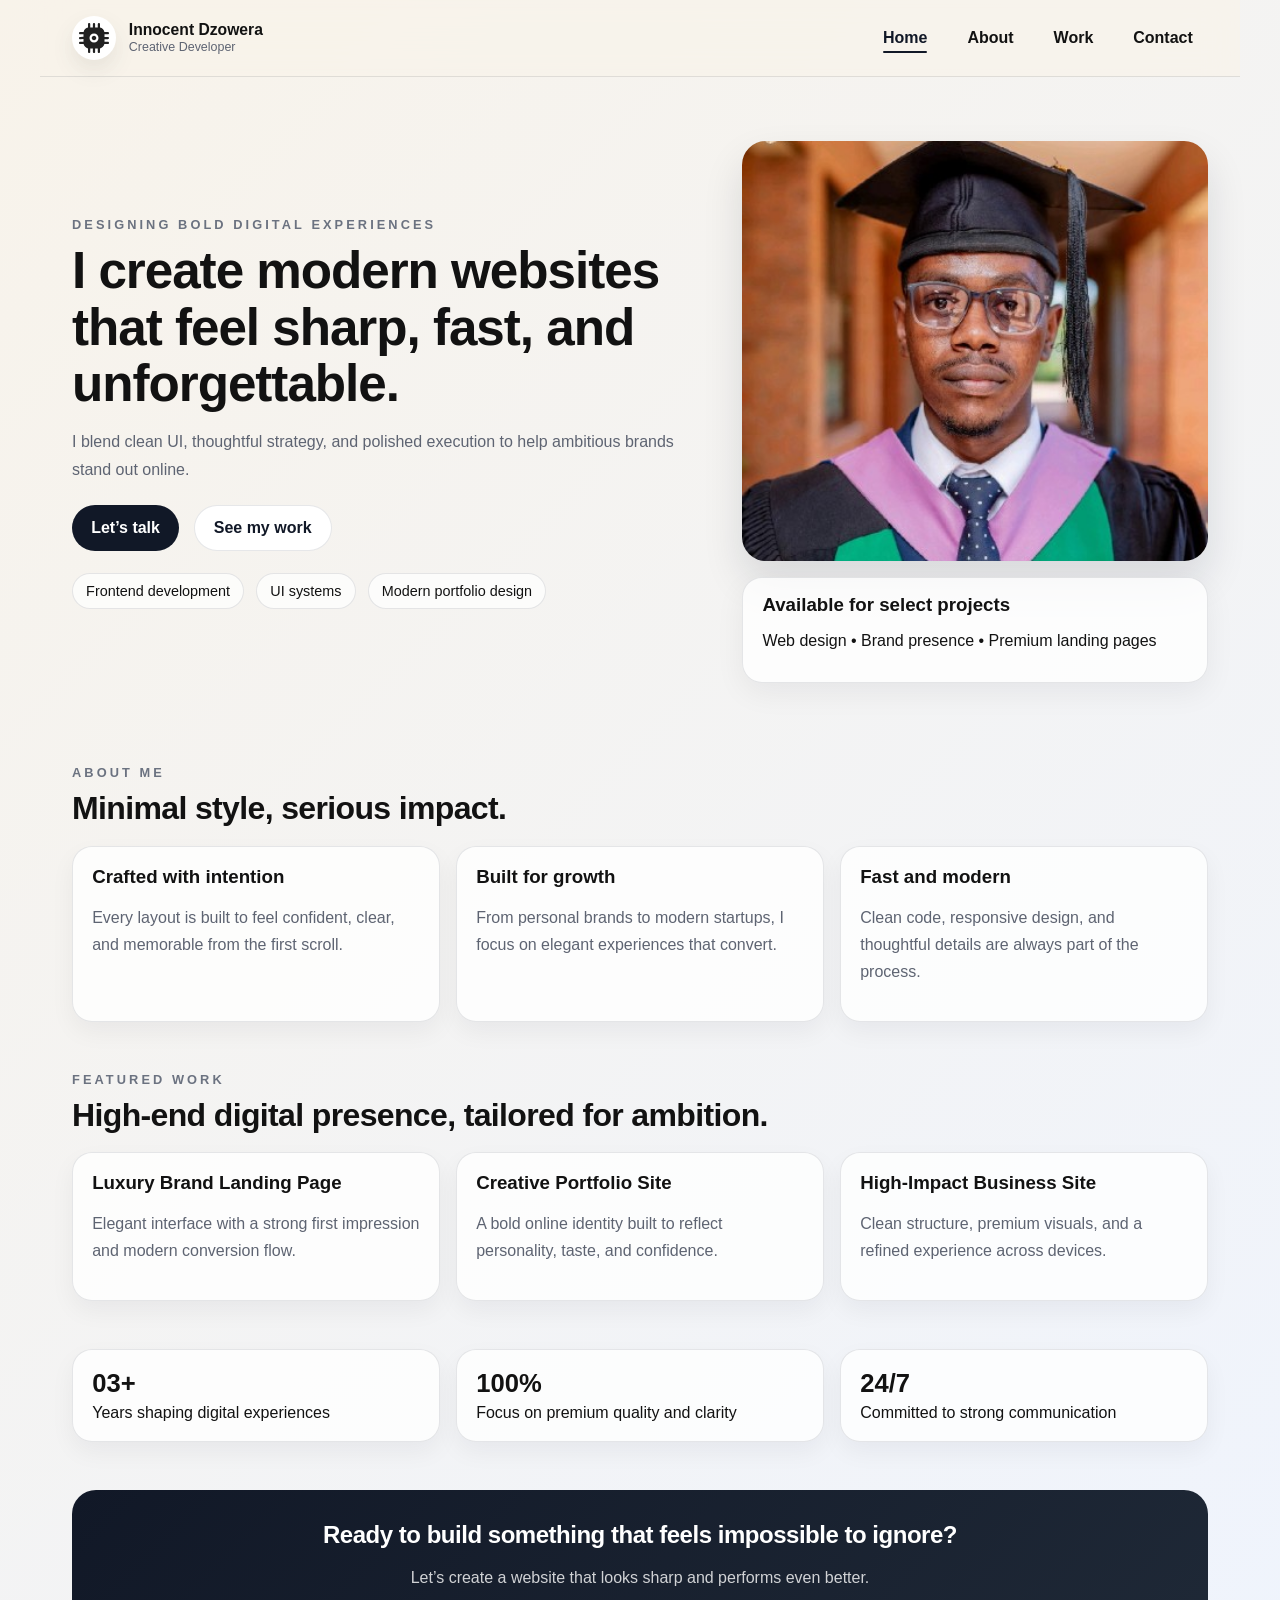
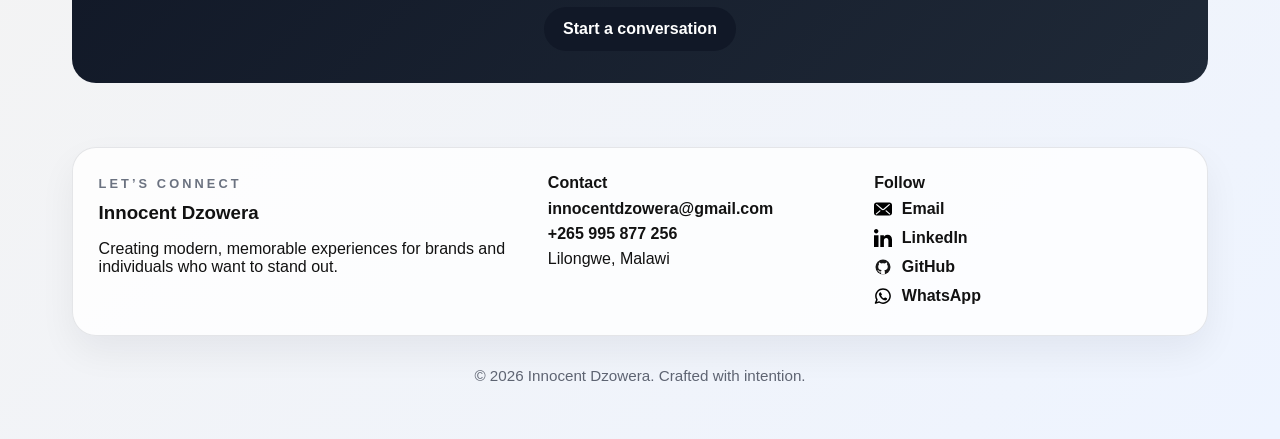
<file: index.html>
<!DOCTYPE html>
<html lang="en">
<head>
  <meta charset="UTF-8">
  <meta name="viewport" content="width=device-width, initial-scale=1.0">
  <title>Portfolio Page | Innocent Dzowera</title>
  <link rel="stylesheet" href="style.css">
</head>
<body>
  <header class="site-header">
    <a class="brand" href="#home">
      <img class="brand-logo" src="assets/logo.svg" alt="Innocent Dzowera logo">
      <span class="brand-text">
        <strong>Innocent Dzowera</strong>
        <small>Creative Developer</small>
      </span>
    </a>

    <nav class="site-nav" aria-label="Primary navigation">
      <a class="active" href="#home">Home</a>
      <a href="#about">About</a>
      <a href="work.html">Work</a>
      <a href="#contact">Contact</a>
    </nav>
  </header>

  <main id="home">
    <section class="hero">
      <div class="hero-copy">
        <p class="eyebrow">Designing bold digital experiences</p>
        <h1>I create modern websites that feel sharp, fast, and unforgettable.</h1>
        <p class="hero-text">
          I blend clean UI, thoughtful strategy, and polished execution to help ambitious brands stand out online.
        </p>
        <div class="hero-actions">
          <a class="btn btn-primary" href="#contact">Let’s talk</a>
          <a class="btn btn-secondary" href="#work">See my work</a>
        </div>
        <ul class="hero-highlights">
          <li>Frontend development</li>
          <li>UI systems</li>
          <li>Modern portfolio design</li>
        </ul>
      </div>

      <div class="hero-panel">
        <img src="assets/profile.jfif" alt="Portrait of Innocent Dzowera">
        <div class="hero-card">
          <h3>Available for select projects</h3>
          <p>Web design • Brand presence • Premium landing pages</p>
        </div>
      </div>
    </section>

    <section id="about" class="section">
      <div class="section-heading">
        <p class="eyebrow">About me</p>
        <h2>Minimal style, serious impact.</h2>
      </div>
      <div class="card-grid">
        <article class="info-card">
          <h3>Crafted with intention</h3>
          <p>Every layout is built to feel confident, clear, and memorable from the first scroll.</p>
        </article>
        <article class="info-card">
          <h3>Built for growth</h3>
          <p>From personal brands to modern startups, I focus on elegant experiences that convert.</p>
        </article>
        <article class="info-card">
          <h3>Fast and modern</h3>
          <p>Clean code, responsive design, and thoughtful details are always part of the process.</p>
        </article>
      </div>
    </section>

    <section id="work" class="section">
      <div class="section-heading">
        <p class="eyebrow">Featured work</p>
        <h2>High-end digital presence, tailored for ambition.</h2>
      </div>
      <div class="project-grid">
        <article class="project-card">
          <h3>Luxury Brand Landing Page</h3>
          <p>Elegant interface with a strong first impression and modern conversion flow.</p>
        </article>
        <article class="project-card">
          <h3>Creative Portfolio Site</h3>
          <p>A bold online identity built to reflect personality, taste, and confidence.</p>
        </article>
        <article class="project-card">
          <h3>High-Impact Business Site</h3>
          <p>Clean structure, premium visuals, and a refined experience across devices.</p>
        </article>
      </div>
    </section>

    <section class="section stats-section">
      <div class="stats-card">
        <strong>03+</strong>
        <span>Years shaping digital experiences</span>
      </div>
      <div class="stats-card">
        <strong>100%</strong>
        <span>Focus on premium quality and clarity</span>
      </div>
      <div class="stats-card">
        <strong>24/7</strong>
        <span>Committed to strong communication</span>
      </div>
    </section>

    <section id="contact" class="cta-section">
      <h2>Ready to build something that feels impossible to ignore?</h2>
      <p>Let’s create a website that looks sharp and performs even better.</p>
      <a class="btn btn-primary" href="mailto:hello@dzowera.com">Start a conversation</a>
    </section>
  </main>

  <footer id="footer" class="site-footer">
    <div class="footer-panel">
      <div>
        <p class="eyebrow">Let’s connect</p>
        <h3>Innocent Dzowera</h3>
        <p>Creating modern, memorable experiences for brands and individuals who want to stand out.</p>
      </div>

      <div>
        <h4>Contact</h4>
        <ul class="footer-links">
          <li><a href="mailto:innocentdzowera@gmail.com">innocentdzowera@gmail.com</a></li>
          <li><a href="tel:+265995877256">+265 995 877 256</a></li>
          <li>Lilongwe, Malawi</li>
        </ul>
      </div>

      <div>
        <h4>Follow</h4>
        <ul class="footer-links social-links">
          <li>
            <a href="mailto:innocentdzowera@gmail.com" aria-label="Email">
              <img src="assets/email.svg" alt="Email icon">
              <span>Email</span>
            </a>
          </li>
          <li>
            <a href="https://www.linkedin.com/in/innocent-dzowera-a31477274" aria-label="LinkedIn">
              <img src="assets/linkedin.svg" alt="LinkedIn icon">
              <span>LinkedIn</span>
            </a>
          </li>
          <li>
            <a href="https://github.com/dzowera" aria-label="GitHub">
              <img src="assets/github.svg" alt="GitHub icon">
              <span>GitHub</span>
            </a>
          </li>
          <li>
            <a href="https://wa.me/265995877256" aria-label="WhatsApp">
              <img src="assets/whatsapp.svg" alt="WhatsApp icon">
              <span>WhatsApp</span>
            </a>
          </li>
        </ul>
      </div>
    </div>

    <div class="footer-bottom">
      <p>© 2026 Innocent Dzowera. Crafted with intention.</p>
    </div>
  </footer>
</body>
</html>
</file>
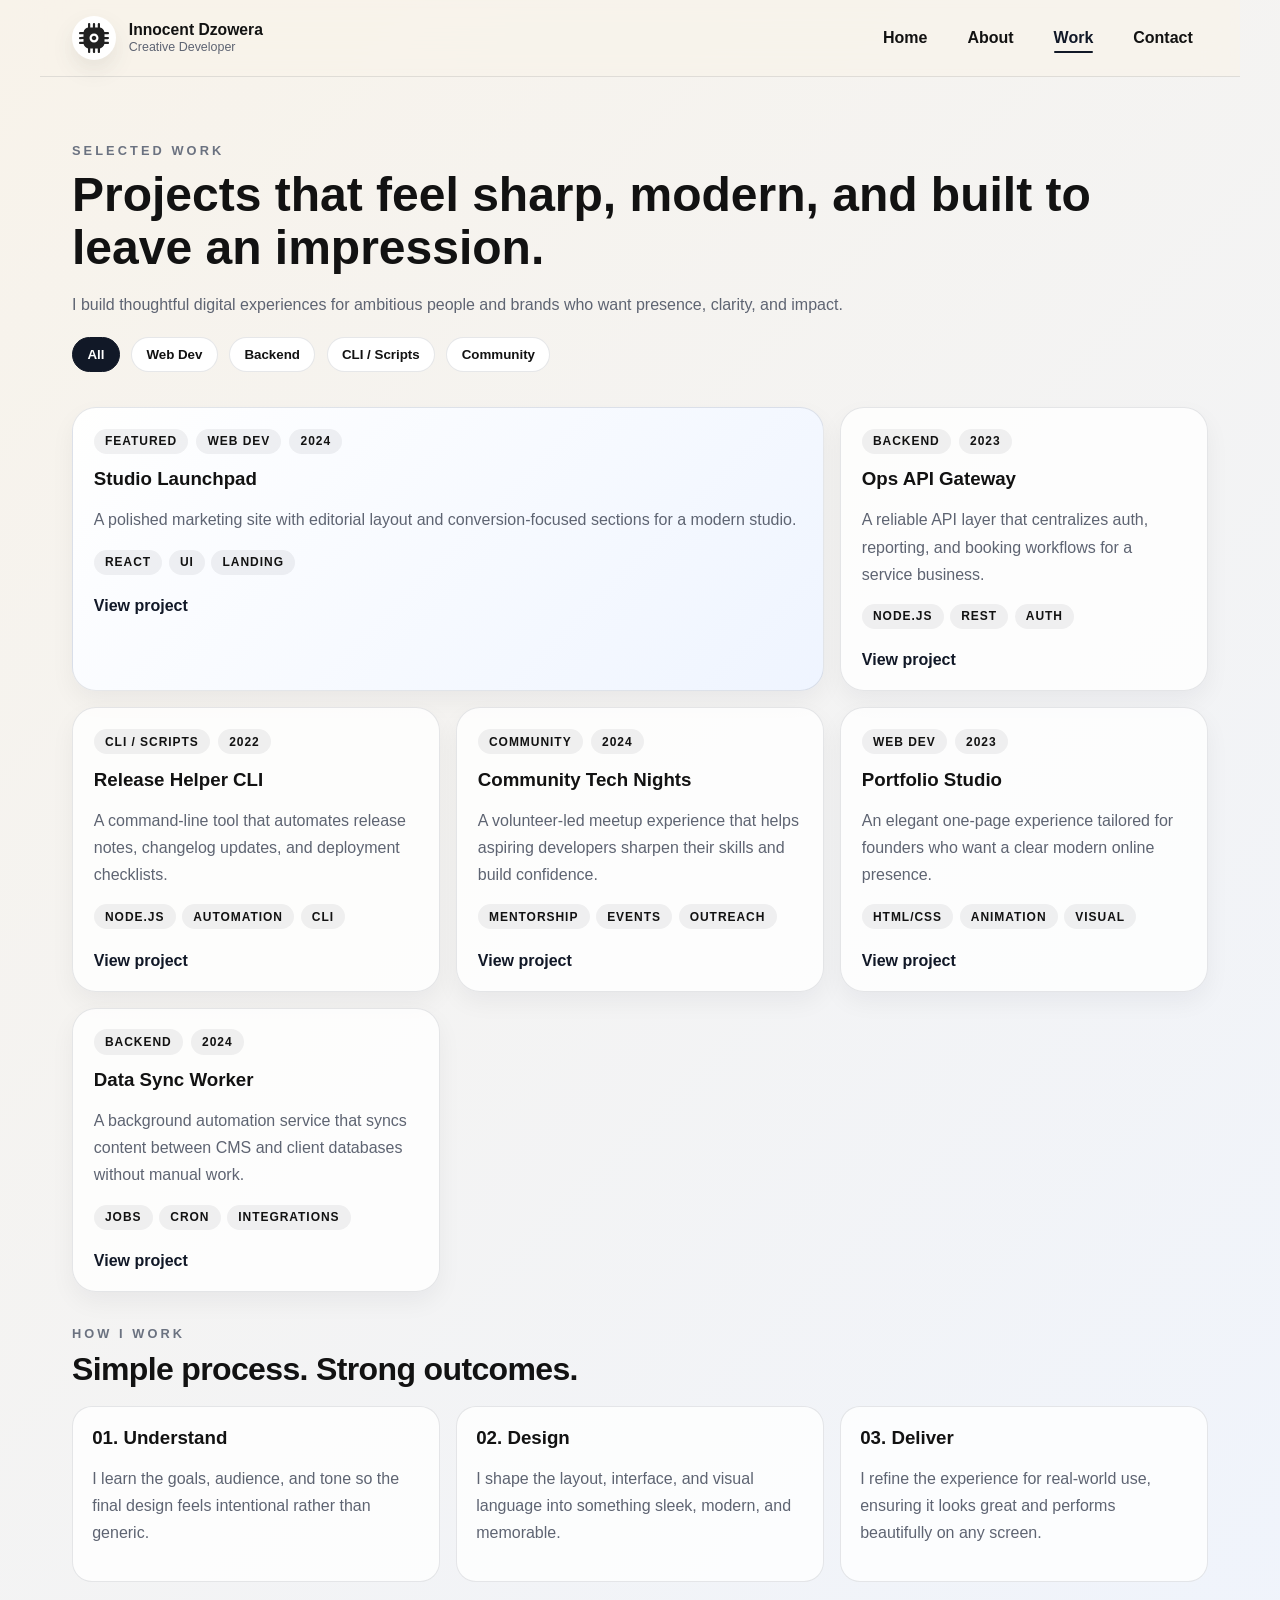
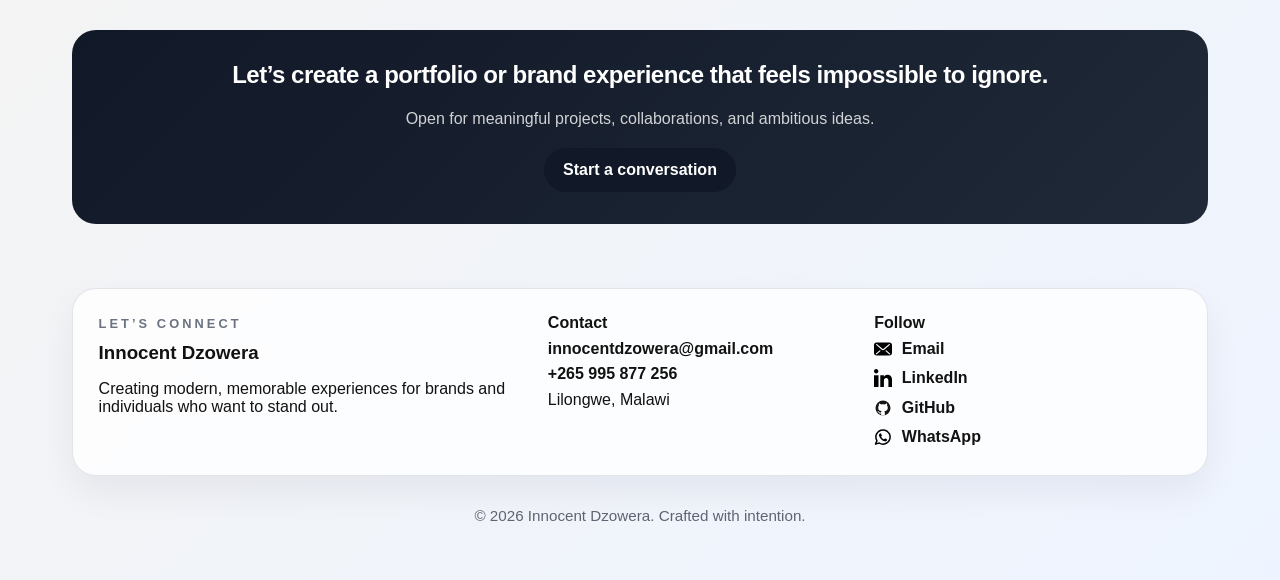
<file: work.html>
<!doctype html>
<html lang="en">
  <head>
    <meta charset="UTF-8" />
    <meta name="viewport" content="width=device-width, initial-scale=1.0" />
    <title>Work | Innocent Dzowera</title>
    <link rel="stylesheet" href="style.css" />
  </head>
  <body>
    <header class="site-header">
      <a class="brand" href="index.html">
        <img
          class="brand-logo"
          src="assets/logo.svg"
          alt="Innocent Dzowera logo"
        />
        <span class="brand-text">
          <strong>Innocent Dzowera</strong>
          <small>Creative Developer</small>
        </span>
      </a>

      <nav class="site-nav" aria-label="Primary navigation">
        <a href="index.html">Home</a>
        <a href="index.html#about">About</a>
        <a class="active" href="work.html">Work</a>
        <a href="#contact">Contact</a>
      </nav>
    </header>

    <main>
      <section class="page-hero">
        <p class="eyebrow">Selected work</p>
        <h1>
          Projects that feel sharp, modern, and built to leave an impression.
        </h1>
        <p class="hero-text">
          I build thoughtful digital experiences for ambitious people and brands
          who want presence, clarity, and impact.
        </p>
        <div
          id="filter-bar"
          class="filter-bar"
          aria-label="Project categories"
        ></div>
      </section>

      <section aria-label="Portfolio projects">
        <div id="work-grid" class="work-grid"></div>
        <p id="work-empty-state" class="empty-state" hidden>
          No projects match this category yet.
        </p>
      </section>

      <section class="section process-section">
        <div class="section-heading">
          <p class="eyebrow">How I work</p>
          <h2>Simple process. Strong outcomes.</h2>
        </div>
        <div class="process-grid">
          <article class="process-card">
            <h3>01. Understand</h3>
            <p>
              I learn the goals, audience, and tone so the final design feels
              intentional rather than generic.
            </p>
          </article>
          <article class="process-card">
            <h3>02. Design</h3>
            <p>
              I shape the layout, interface, and visual language into something
              sleek, modern, and memorable.
            </p>
          </article>
          <article class="process-card">
            <h3>03. Deliver</h3>
            <p>
              I refine the experience for real-world use, ensuring it looks
              great and performs beautifully on any screen.
            </p>
          </article>
        </div>
      </section>

      <section id="contact" class="cta-section">
        <h2>
          Let’s create a portfolio or brand experience that feels impossible to
          ignore.
        </h2>
        <p>
          Open for meaningful projects, collaborations, and ambitious ideas.
        </p>
        <a class="btn btn-primary" href="mailto:hello@dzowera.com"
          >Start a conversation</a
        >
      </section>
    </main>

    <footer id="footer" class="site-footer">
      <div class="footer-panel">
        <div>
          <p class="eyebrow">Let’s connect</p>
          <h3>Innocent Dzowera</h3>
          <p>
            Creating modern, memorable experiences for brands and individuals
            who want to stand out.
          </p>
        </div>

        <div>
          <h4>Contact</h4>
          <ul class="footer-links">
            <li>
              <a href="mailto:innocentdzowera@gmail.com"
                >innocentdzowera@gmail.com</a
              >
            </li>
            <li><a href="tel:+265995877256">+265 995 877 256</a></li>
            <li>Lilongwe, Malawi</li>
          </ul>
        </div>

        <div>
          <h4>Follow</h4>
          <ul class="footer-links social-links">
            <li>
              <a href="mailto:innocentdzowera@gmail.com" aria-label="Email">
                <img src="assets/email.svg" alt="Email icon" />
                <span>Email</span>
              </a>
            </li>
            <li>
              <a
                href="https://www.linkedin.com/in/innocent-dzowera-a31477274"
                aria-label="LinkedIn"
              >
                <img src="assets/linkedin.svg" alt="LinkedIn icon" />
                <span>LinkedIn</span>
              </a>
            </li>
            <li>
              <a href="https://github.com/dzowera" aria-label="GitHub">
                <img src="assets/github.svg" alt="GitHub icon" />
                <span>GitHub</span>
              </a>
            </li>
            <li>
              <a href="https://wa.me/265995877256" aria-label="WhatsApp">
                <img src="assets/whatsapp.svg" alt="WhatsApp icon" />
                <span>WhatsApp</span>
              </a>
            </li>
          </ul>
        </div>
      </div>

      <div class="footer-bottom">
        <p>© 2026 Innocent Dzowera. Crafted with intention.</p>
      </div>
    </footer>

    <script src="data.js"></script>
    <script src="scripts.js"></script>
  </body>
</html>
</file>
<file: style.css>
:root {
  --bg: #f6f2ea;
  --surface: rgba(255, 255, 255, 0.78);
  --text: #121212;
  --muted: #5e6472;
  --accent: #111827;
  --border: rgba(17, 24, 39, 0.1);
}

* {
  box-sizing: border-box;
}

html {
  scroll-behavior: smooth;
}

body {
  margin: 0;
  font-family: "Segoe UI", Tahoma, Geneva, Verdana, sans-serif;
  background: linear-gradient(135deg, #f8f3ea 0%, #eef4ff 100%);
  color: var(--text);
}

img {
  max-width: 100%;
  display: block;
}

.site-header {
  position: sticky;
  top: 0;
  z-index: 1000;
  display: flex;
  justify-content: space-between;
  align-items: center;
  padding: 1rem 2rem;
  max-width: 1200px;
  margin: 0 auto;
  background: rgba(248, 243, 234, 0.7);
  backdrop-filter: blur(16px);
  border-bottom: 1px solid var(--border);
}

.brand {
  display: inline-flex;
  align-items: center;
  gap: 0.8rem;
  text-decoration: none;
  color: var(--text);
}

.brand-logo {
  width: 44px;
  height: 44px;
  border-radius: 50%;
  padding: 0.25rem;
  background: #fff;
  box-shadow: 0 10px 25px rgba(0, 0, 0, 0.08);
}

.brand-text {
  display: flex;
  flex-direction: column;
  line-height: 1.1;
}

.brand-text strong {
  font-size: 0.98rem;
  font-weight: 800;
}

.brand-text small {
  color: var(--muted);
  font-size: 0.78rem;
  margin-top: 0.2rem;
}

.site-nav {
  display: flex;
  gap: 0.6rem;
}

.site-nav a {
  text-decoration: none;
  color: var(--text);
  font-weight: 700;
  padding: 0.65rem 0.95rem;
  border-radius: 999px;
  transition: all 0.25s ease;
}

.site-nav a:hover {
  background: var(--accent);
  color: #fff;
  transform: translateY(-2px);
}

.site-nav a.active:hover {
  color: #fff;
  background: var(--accent);
}

.site-nav a.active {
  color: var(--accent);
  position: relative;
}

.site-nav a.active::after {
  content: "";
  position: absolute;
  left: 0.95rem;
  right: 0.95rem;
  bottom: 0.25rem;
  height: 2px;
  border-radius: 999px;
  background: var(--accent);
  transform: scaleX(1);
  transform-origin: center;
}

main {
  max-width: 1200px;
  margin: 0 auto;
  padding: 2rem 2rem 4rem;
}

.page-hero {
  padding: 2rem 0 2.2rem;
}

.page-hero h1 {
  font-size: clamp(2rem, 3.8vw, 3rem);
  margin: 0 0 0.8rem;
  line-height: 1.1;
}

.filter-bar {
  display: flex;
  flex-wrap: wrap;
  gap: 0.7rem;
  margin-top: 1.2rem;
}

.filter-chip {
  border: 1px solid var(--border);
  background: #fff;
  color: var(--text);
  padding: 0.55rem 0.9rem;
  border-radius: 999px;
  cursor: pointer;
  font-weight: 700;
}

.filter-chip.active {
  background: var(--accent);
  color: #fff;
  border-color: var(--accent);
}

.work-grid {
  display: grid;
  grid-template-columns: repeat(3, minmax(0, 1fr));
  gap: 1rem;
}

.empty-state {
  margin-top: 1rem;
  padding: 1rem 1.2rem;
  border: 1px dashed var(--border);
  border-radius: 16px;
  color: var(--muted);
  background: rgba(255, 255, 255, 0.55);
}

.work-card {
  background: var(--surface);
  border: 1px solid var(--border);
  border-radius: 24px;
  padding: 1.3rem;
  box-shadow: 0 10px 24px rgba(17, 24, 39, 0.05);
  min-height: 240px;
}

.work-card.featured {
  grid-column: span 2;
  background: linear-gradient(135deg, rgba(255,255,255,0.95), rgba(238,244,255,0.95));
}

.work-card-top {
  display: flex;
  gap: 0.5rem;
  flex-wrap: wrap;
  margin-bottom: 0.9rem;
}

.work-tag {
  display: inline-block;
  padding: 0.35rem 0.7rem;
  border-radius: 999px;
  background: rgba(17, 24, 39, 0.06);
  font-size: 0.75rem;
  font-weight: 700;
  text-transform: uppercase;
  letter-spacing: 0.08em;
}

.work-card h3,
.process-card h3 {
  margin: 0 0 0.45rem;
}

.work-card p,
.process-card p {
  color: var(--muted);
  line-height: 1.7;
}

.work-card a {
  display: inline-block;
  margin-top: 0.6rem;
  color: var(--accent);
  font-weight: 700;
  text-decoration: none;
}

.work-meta {
  display: flex;
  flex-direction: column;
  gap: 0.8rem;
  margin-top: 1rem;
}

.work-tags {
  display: flex;
  flex-wrap: wrap;
  gap: 0.4rem;
}

.process-grid {
  display: grid;
  grid-template-columns: repeat(3, minmax(0, 1fr));
  gap: 1rem;
}

.process-card {
  background: var(--surface);
  border: 1px solid var(--border);
  border-radius: 20px;
  padding: 1.2rem;
}

.contact-shell {
  display: grid;
  grid-template-columns: 0.95fr 1.05fr;
  gap: 1rem;
  margin-top: 1rem;
}

.contact-card {
  background: var(--surface);
  border: 1px solid var(--border);
  border-radius: 24px;
  padding: 1.4rem;
  box-shadow: 0 10px 24px rgba(17, 24, 39, 0.05);
}

.contact-card h3 {
  margin-top: 0;
}

.contact-form-card form {
  display: grid;
  gap: 0.9rem;
}

.contact-form-card label {
  display: grid;
  gap: 0.35rem;
  font-weight: 600;
}

.contact-form-card input,
.contact-form-card textarea {
  width: 100%;
  border: 1px solid var(--border);
  border-radius: 14px;
  padding: 0.8rem 0.95rem;
  font: inherit;
  background: #fff;
}

.contact-form-card input:focus,
.contact-form-card textarea:focus {
  outline: none;
  border-color: var(--accent);
  box-shadow: 0 0 0 3px rgba(17, 24, 39, 0.08);
}

.hero {
  display: grid;
  grid-template-columns: 1.15fr 0.85fr;
  gap: 2.5rem;
  align-items: center;
  padding: 2rem 0 3rem;
}

.eyebrow {
  display: inline-block;
  margin: 0 0 0.7rem;
  font-size: 0.8rem;
  text-transform: uppercase;
  letter-spacing: 0.24em;
  color: #6b7280;
  font-weight: 700;
}

.hero h1,
.section-heading h2,
.cta-section h2 {
  margin: 0 0 1rem;
  line-height: 1.1;
  letter-spacing: -0.02em;
}

.hero h1 {
  font-size: clamp(2rem, 4vw, 3.3rem);
}

.hero-text,
.info-card p,
.project-card p,
.cta-section p {
  color: var(--muted);
  font-size: 1rem;
  line-height: 1.7;
}

.hero-actions {
  display: flex;
  flex-wrap: wrap;
  gap: 0.9rem;
  margin: 1.4rem 0 1.4rem;
}

.btn {
  display: inline-flex;
  align-items: center;
  justify-content: center;
  text-decoration: none;
  font-weight: 700;
  padding: 0.8rem 1.2rem;
  border-radius: 999px;
  transition: all 0.25s ease;
}

.btn-primary {
  background: var(--accent);
  color: #fff;
}

.btn-secondary {
  background: #fff;
  color: var(--accent);
  border: 1px solid var(--border);
}

.btn:hover {
  transform: translateY(-2px);
}

.hero-highlights {
  display: flex;
  flex-wrap: wrap;
  gap: 0.75rem;
  padding: 0;
  margin: 0;
  list-style: none;
}

.hero-highlights li {
  background: rgba(255, 255, 255, 0.7);
  border: 1px solid var(--border);
  padding: 0.55rem 0.82rem;
  border-radius: 999px;
  font-size: 0.9rem;
}

.hero-panel img {
  width: 100%;
  border-radius: 24px;
  box-shadow: 0 20px 40px rgba(17, 24, 39, 0.12);
  object-fit: cover;
  height: 420px;
}

.hero-card {
  margin-top: 1rem;
  background: var(--surface);
  border: 1px solid var(--border);
  border-radius: 20px;
  padding: 1rem 1.2rem;
  box-shadow: 0 10px 30px rgba(17, 24, 39, 0.06);
}

.hero-card h3,
.info-card h3,
.project-card h3 {
  margin: 0 0 0.4rem;
}

.section {
  padding: 2rem 0 1rem;
}

.section-heading {
  margin-bottom: 1.2rem;
}

.section-heading h2 {
  font-size: clamp(1.5rem, 2.5vw, 2rem);
}

.card-grid,
.project-grid {
  display: grid;
  gap: 1rem;
}

.card-grid {
  grid-template-columns: repeat(3, minmax(0, 1fr));
}

.info-card,
.project-card,
.stats-card {
  background: var(--surface);
  border: 1px solid var(--border);
  border-radius: 20px;
  padding: 1.2rem;
  box-shadow: 0 10px 24px rgba(17, 24, 39, 0.05);
}

.project-grid {
  grid-template-columns: repeat(3, minmax(0, 1fr));
}

.stats-section {
  display: grid;
  grid-template-columns: repeat(3, minmax(0, 1fr));
  gap: 1rem;
  padding-top: 2rem;
}

.stats-card strong {
  display: block;
  font-size: 1.6rem;
  margin-bottom: 0.35rem;
}

.cta-section {
  margin-top: 2rem;
  padding: 2rem;
  border-radius: 24px;
  background: linear-gradient(135deg, #111827, #1f2937);
  color: #fff;
  text-align: center;
}

.cta-section p {
  color: rgba(255, 255, 255, 0.8);
}

.site-footer {
  max-width: 1200px;
  margin: 0 auto;
  padding: 0 2rem 2.5rem;
}

.footer-panel {
  display: grid;
  grid-template-columns: 1.4fr 1fr 1fr;
  gap: 1.2rem;
  padding: 1.6rem;
  border: 1px solid var(--border);
  border-radius: 24px;
  background: rgba(255, 255, 255, 0.8);
  box-shadow: 0 16px 36px rgba(17, 24, 39, 0.06);
}

.footer-panel h3,
.footer-panel h4 {
  margin: 0 0 0.5rem;
}

.footer-links {
  list-style: none;
  padding: 0;
  margin: 0;
  display: grid;
  gap: 0.45rem;
}

.footer-links a {
  color: var(--text);
  text-decoration: none;
  font-weight: 600;
  display: inline-flex;
  align-items: center;
  gap: 0.6rem;
  transition: color 0.2s ease;
}

.footer-links a:hover {
  color: #4f46e5;
}

.footer-links img {
  width: 18px;
  height: 18px;
  object-fit: contain;
}

.footer-bottom {
  text-align: center;
  padding-top: 1rem;
  color: var(--muted);
  font-size: 0.95rem;
}

@media (max-width: 860px) {
  .footer-panel {
    grid-template-columns: 1fr;
  }

  .work-grid,
  .process-grid,
  .contact-shell {
    grid-template-columns: 1fr;
  }

  .work-card.featured {
    grid-column: span 1;
  }
}

@media (max-width: 640px) {
  .site-footer {
    padding: 0 1.2rem 2rem;
  }

  .footer-panel {
    padding: 1.2rem;
  }
}

@media (max-width: 860px) {
  .hero,
  .card-grid,
  .project-grid,
  .stats-section {
    grid-template-columns: 1fr;
  }
}

@media (max-width: 640px) {
  .site-header {
    flex-direction: column;
    gap: 0.9rem;
    padding: 1rem 1.2rem;
  }

  .site-nav {
    width: 100%;
    justify-content: center;
  }

  main {
    padding: 1rem 1.2rem 3rem;
  }

  .hero {
    gap: 1.5rem;
    padding-top: 1rem;
  }

  .hero-panel img {
    height: 300px;
  }

  .cta-section {
    padding: 1.5rem 1rem;
  }
}
</file>
